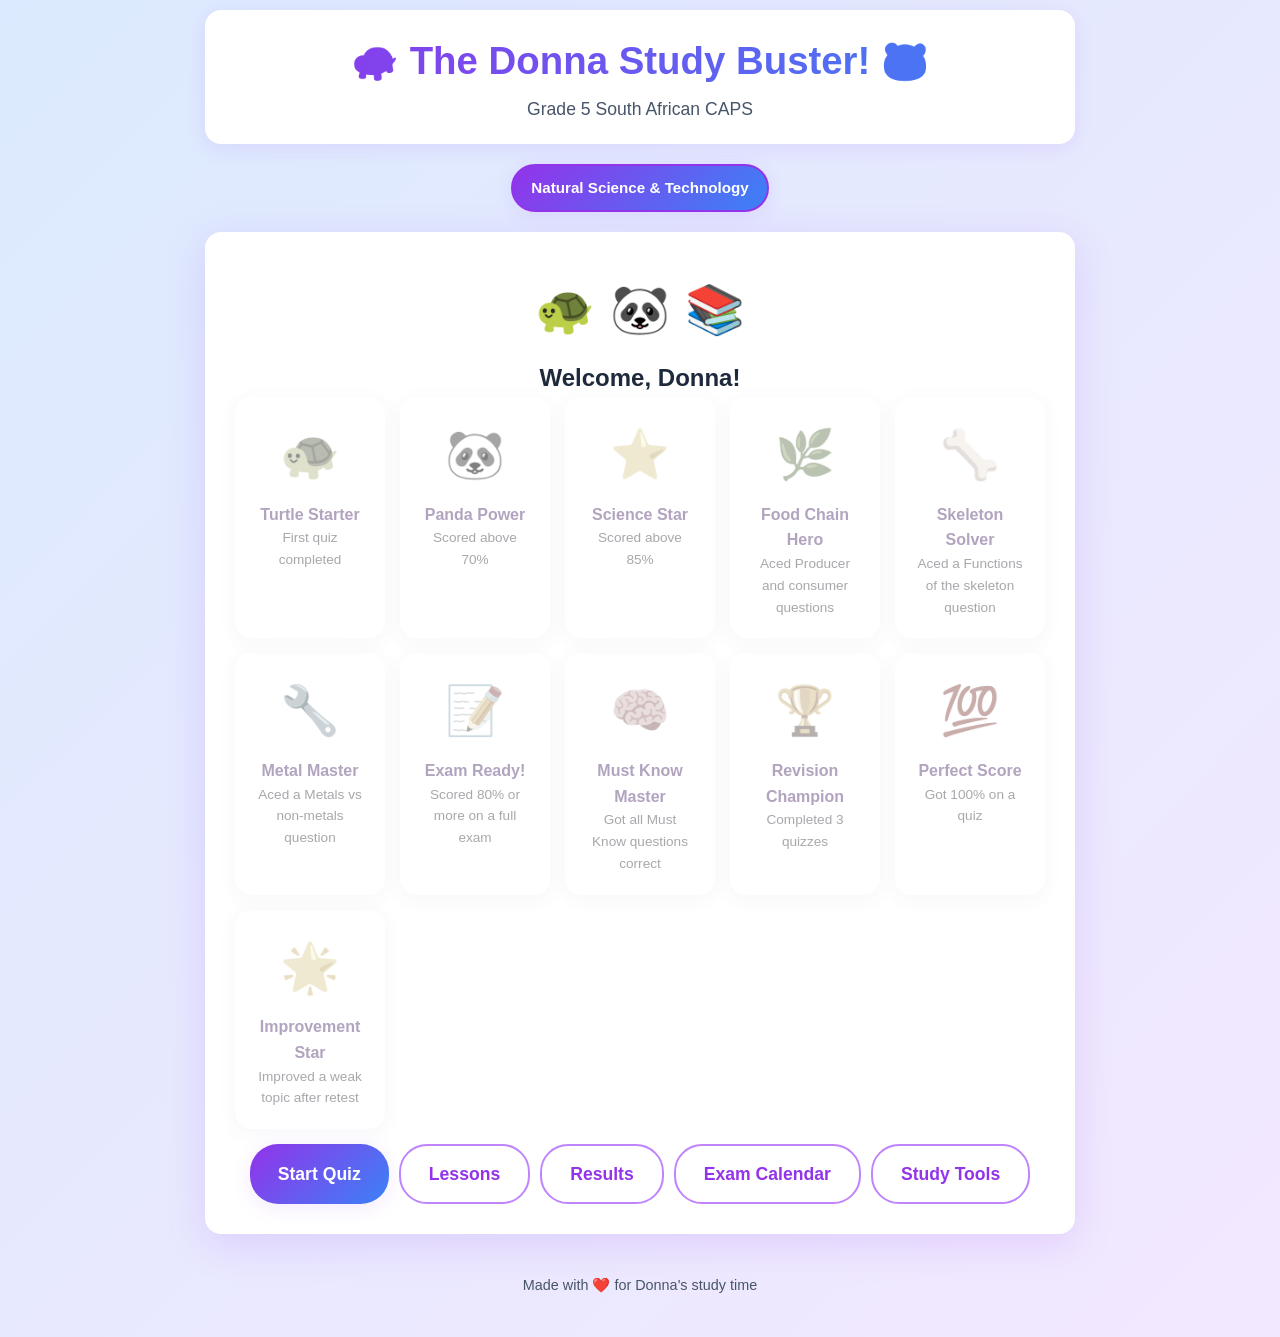
<file: index.html>
<!DOCTYPE html>
<html lang="en">
<head>
    <meta charset="UTF-8">
    <meta name="viewport" content="width=device-width, initial-scale=1.0">
    <title>The Donna Study Buster!</title>
    <link rel="stylesheet" href="css/style.css">
</head>
<body>
    <div class="container">
        <header>
            <h1 class="app-title">🐢 The Donna Study Buster! 🐼</h1>
            <p class="subtitle">Grade 5 South African CAPS</p>
        </header>

        <nav class="subject-tabs" id="subjectTabs"></nav>

        <main>
            <div class="welcome-card">
                <div class="mascot-row">
                    <span class="mascot">🐢</span>
                    <span class="mascot">🐼</span>
                    <span class="mascot">📚</span>
                </div>
                <h2>Welcome, Donna!</h2>
                <p class="badge-display" id="homeBadges"></p>
                <div class="btn-group">
                    <button onclick="startSubjectQuiz()" class="btn btn-primary">Start Quiz</button>
                    <a href="lessons.html" class="btn btn-secondary">Lessons</a>
                    <a href="results.html" class="btn btn-secondary">Results</a>
                    <a href="calendar.html" class="btn btn-secondary">Exam Calendar</a>
                    <a href="resources.html" class="btn btn-secondary">Study Tools</a>
                </div>
            </div>

            <div id="quizArea" class="hidden">
                <div class="quiz-header">
                    <div class="progress-bar">
                        <div id="progressFill" class="progress-fill"></div>
                    </div>
                    <span id="questionCounter" class="question-counter">1 of 10</span>
                    <select id="topicFilter" class="topic-select">
                        <option value="all">All Topics</option>
                    </select>
                </div>

                <div class="question-card">
                    <span id="topicBadge" class="topic-badge"></span>
                    <span id="subjectBadge" class="subject-badge"></span>
                    <p id="questionText" class="question-text"></p>

                    <div id="optionsContainer"></div>

                    <div id="typedAnswerContainer" class="typed-answer-container hidden">
                        <input type="text" id="typedAnswer" class="typed-input" placeholder="Type your answer..." autocomplete="off">
                    </div>

                    <button id="submitAnswer" class="btn btn-primary hidden">Submit Answer</button>

                    <div id="feedback" class="feedback hidden">
                        <p id="feedbackText"></p>
                        <p id="correctAnswer" class="correct-answer"></p>
                        <p id="explanationText" class="explanation"></p>
                    </div>
                </div>

                <button id="nextQuestion" class="btn btn-next hidden">Next Question →</button>
            </div>
        </main>

        <footer>
            <p>Made with ❤️ for Donna's study time</p>
        </footer>
    </div>

    <script src="js/storage.js"></script>
    <script src="js/questions.js"></script>
    <script src="js/badges.js"></script>
    <script src="js/quiz.js"></script>
</body>
</html>
</file>
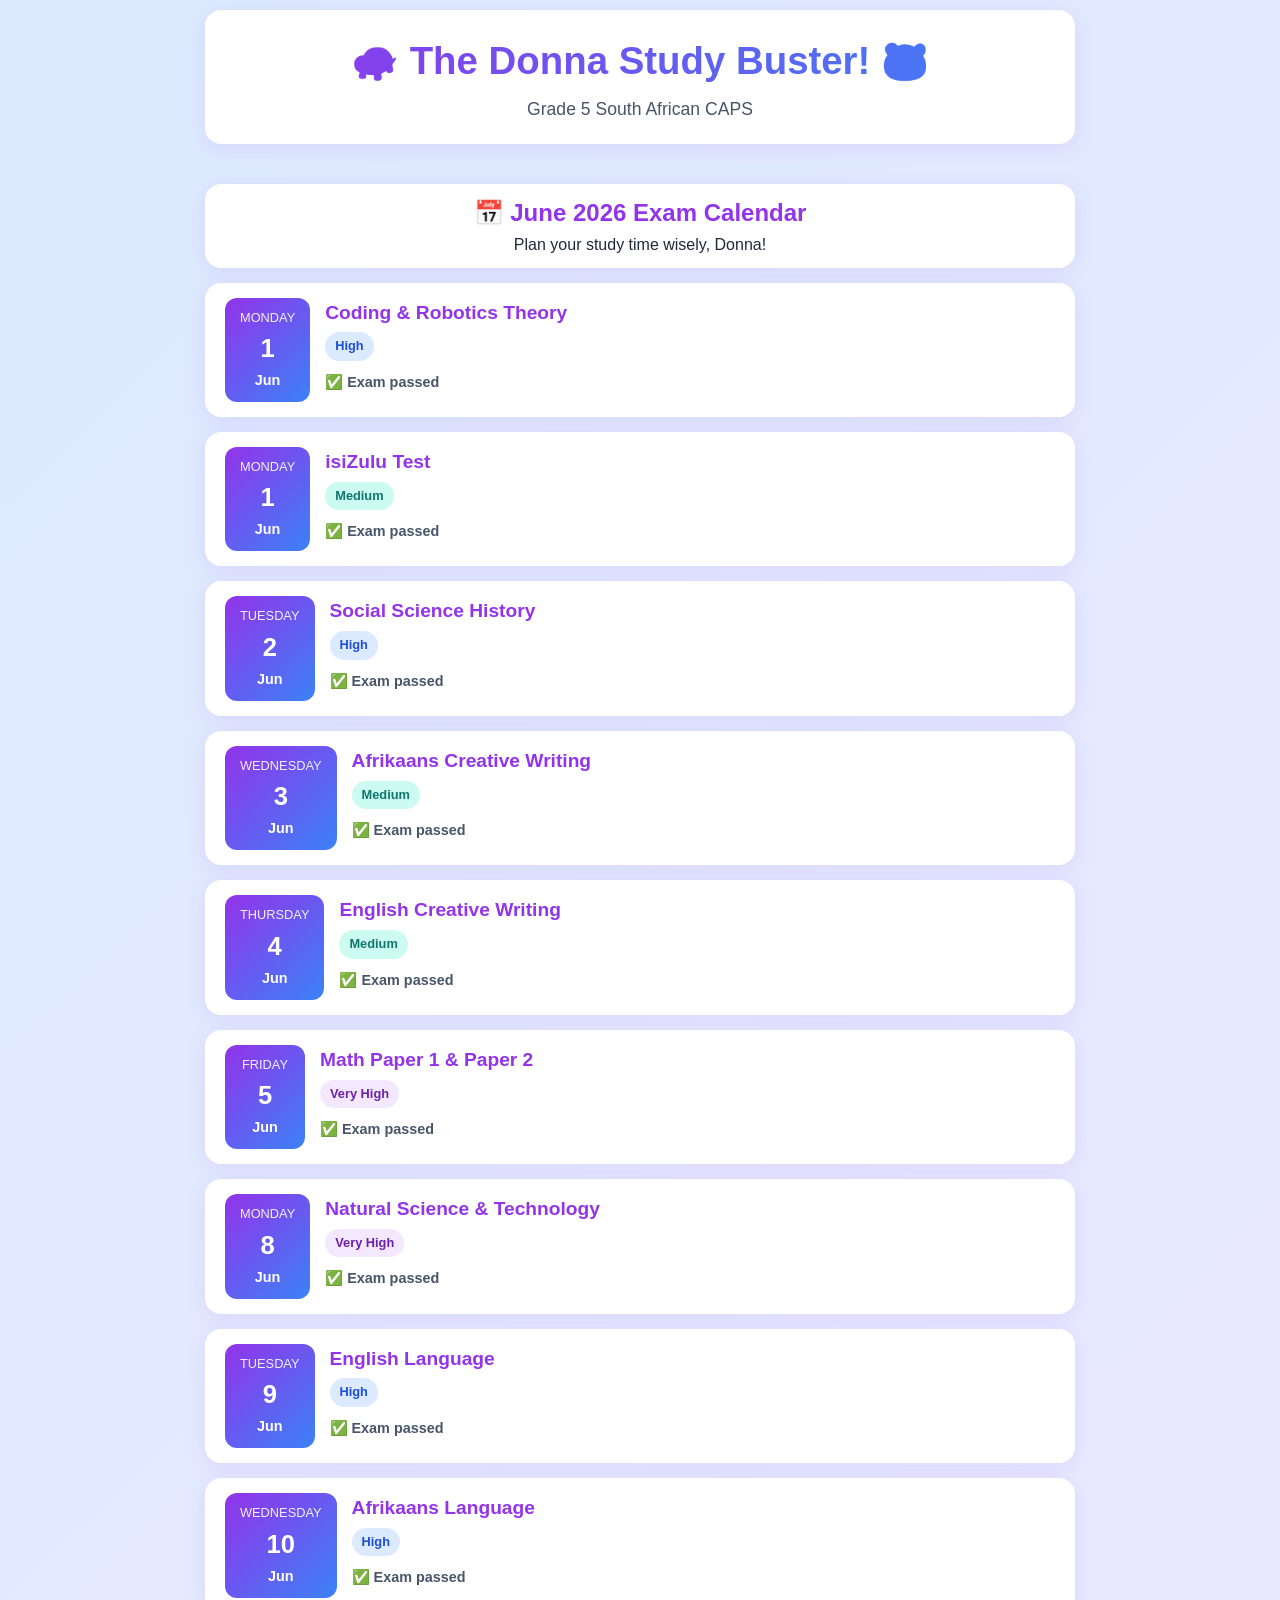
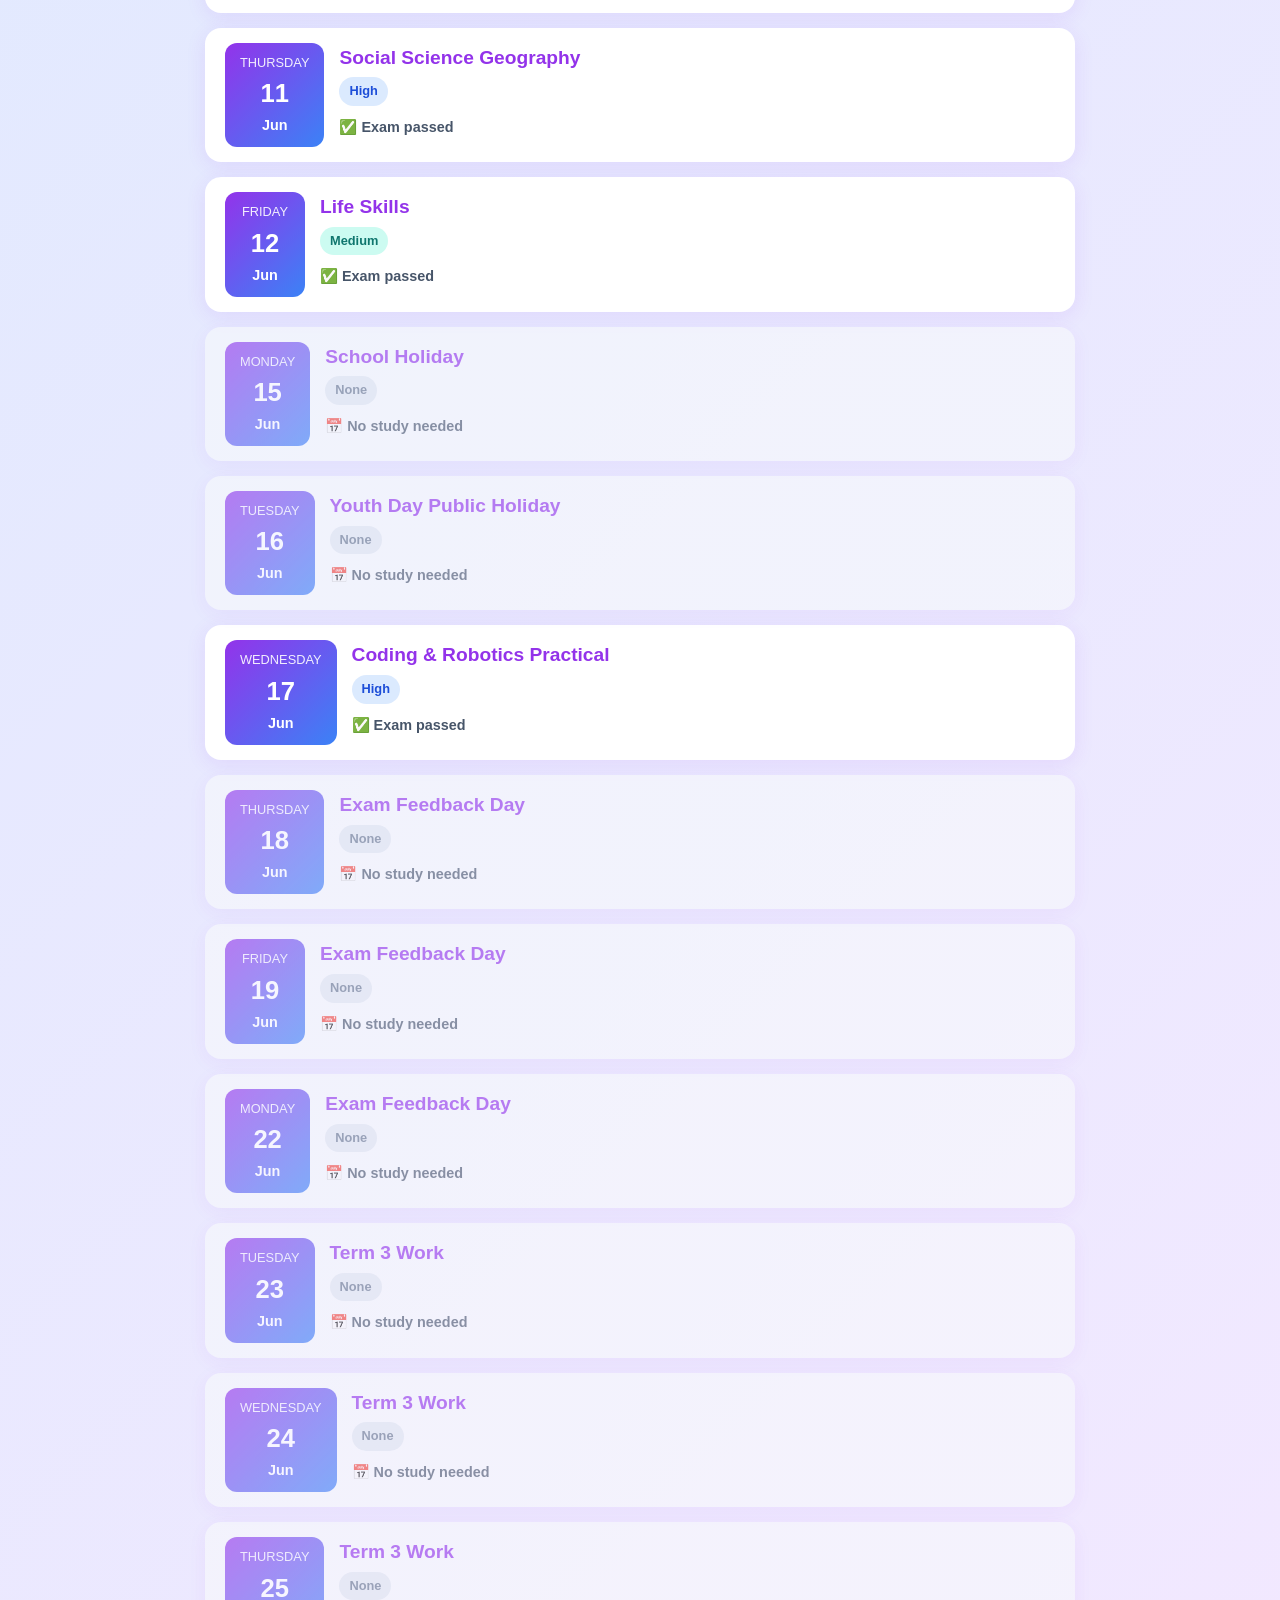
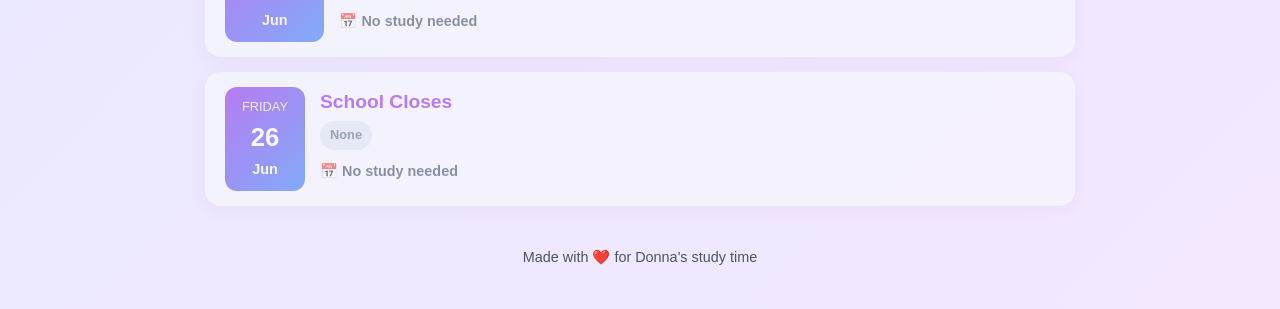
<file: calendar.html>
<!DOCTYPE html>
<html lang="en">
<head>
    <meta charset="UTF-8">
    <meta name="viewport" content="width=device-width, initial-scale=1.0">
    <title>Exam Calendar - The Donna Study Buster!</title>
    <link rel="stylesheet" href="css/style.css">
</head>
<body>
    <div class="container">
        <header>
            <h1 class="app-title">🐢 The Donna Study Buster! 🐼</h1>
            <p class="subtitle">Grade 5 South African CAPS</p>
        </header>

        <nav class="subject-tabs" id="subjectTabs"></nav>

        <main>
            <div class="calendar-header">
                <h2>📅 June 2026 Exam Calendar</h2>
                <p>Plan your study time wisely, Donna!</p>
            </div>

            <div id="countdownBanner" class="countdown-banner hidden">
                <span id="nextExamSubject"></span>
                <span id="countdownDays" class="countdown-number">0</span>
                <span id="countdownLabel">days until next exam</span>
            </div>

            <div id="calendarGrid" class="calendar-grid"></div>
        </main>

        <footer>
            <p>Made with ❤️ for Donna's study time</p>
        </footer>
    </div>

    <script src="js/storage.js"></script>
    <script src="js/calendar.js"></script>
</body>
</html>
</file>
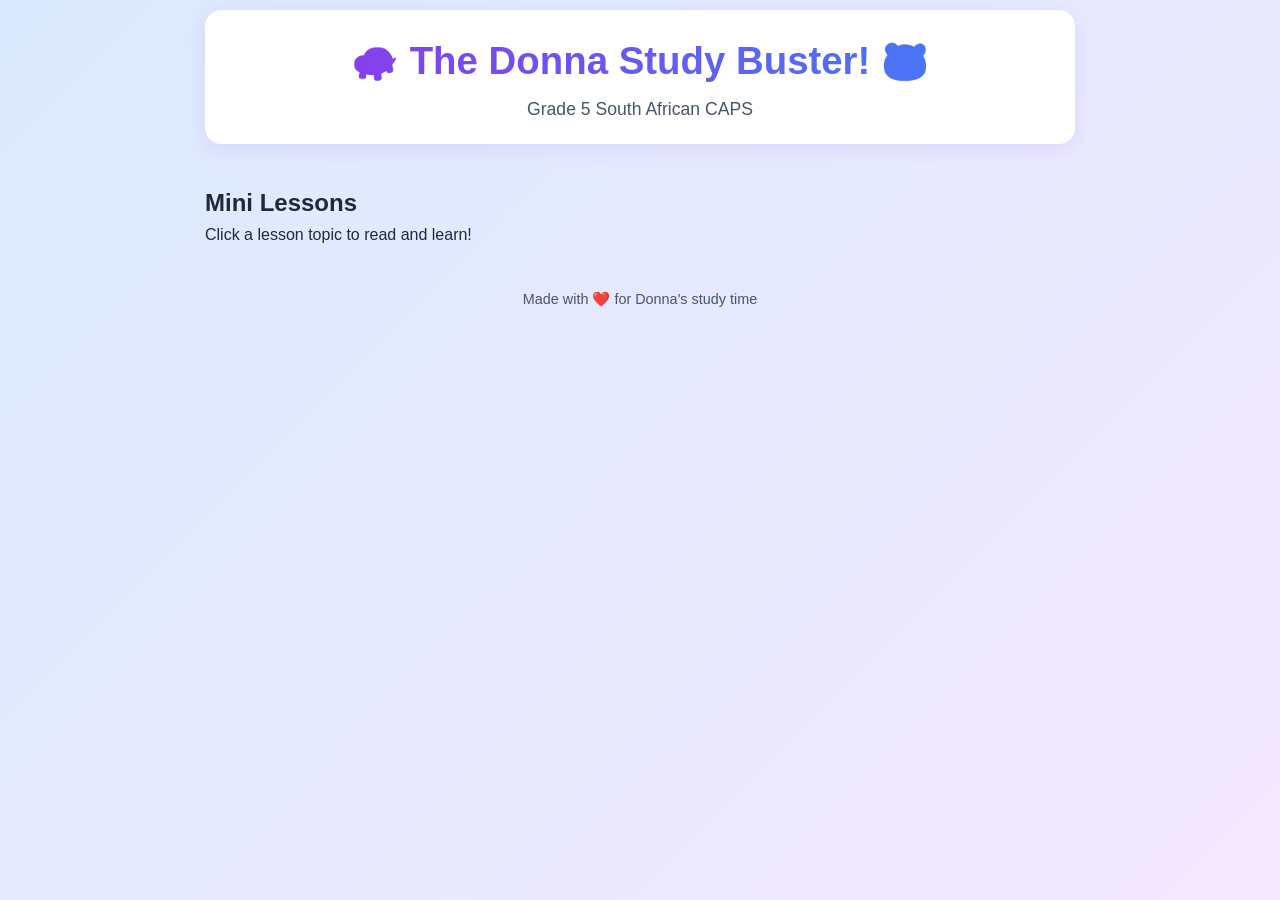
<file: lessons.html>
<!DOCTYPE html>
<html lang="en">
<head>
    <meta charset="UTF-8">
    <meta name="viewport" content="width=device-width, initial-scale=1.0">
    <title>Lessons - The Donna Study Buster!</title>
    <link rel="stylesheet" href="css/style.css">
</head>
<body>
    <div class="container">
        <header>
            <h1 class="app-title">🐢 The Donna Study Buster! 🐼</h1>
            <p class="subtitle">Grade 5 South African CAPS</p>
        </header>

        <nav class="subject-tabs" id="subjectTabs"></nav>

        <main>
            <h2>Mini Lessons</h2>
            <p class="intro">Click a lesson topic to read and learn!</p>

            <div id="lessonsContainer" class="lessons-grid"></div>
            <p id="noLessons" class="empty-state hidden">No lessons yet. Take a quiz first!</p>
        </main>

        <footer>
            <p>Made with ❤️ for Donna's study time</p>
        </footer>
    </div>

    <script src="js/storage.js"></script>
    <script src="js/questions.js"></script>
    <script src="js/lessons.js"></script>
</body>
</html>
</file>
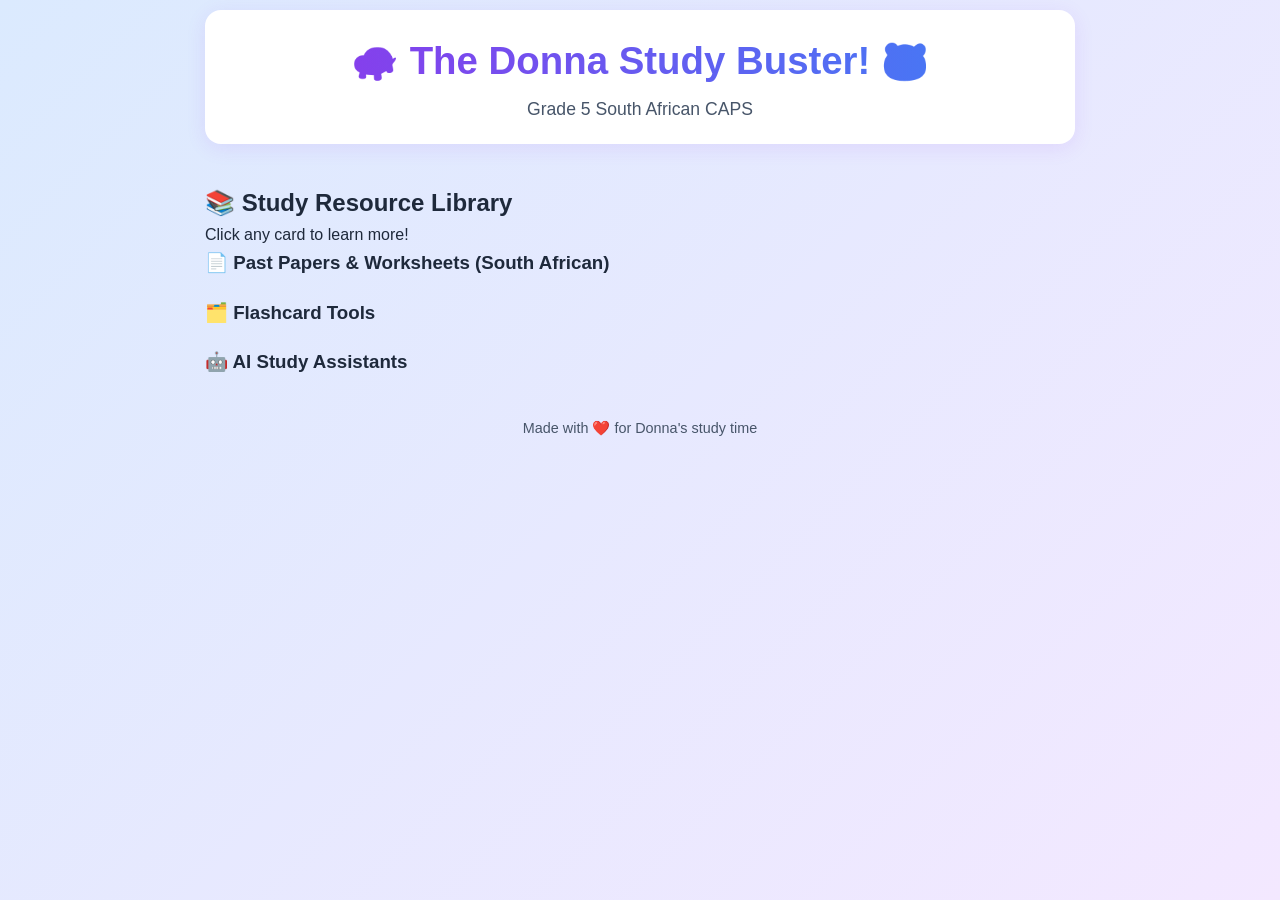
<file: resources.html>
<!DOCTYPE html>
<html lang="en">
<head>
    <meta charset="UTF-8">
    <meta name="viewport" content="width=device-width, initial-scale=1.0">
    <title>Study Tools - The Donna Study Buster!</title>
    <link rel="stylesheet" href="css/style.css">
</head>
<body>
    <div class="container">
        <header>
            <h1 class="app-title">🐢 The Donna Study Buster! 🐼</h1>
            <p class="subtitle">Grade 5 South African CAPS</p>
        </header>

        <nav class="subject-tabs" id="subjectTabs"></nav>

        <main>
            <h2>📚 Study Resource Library</h2>
            <p class="intro">Click any card to learn more!</p>

            <h3>📄 Past Papers & Worksheets (South African)</h3>
            <div id="papersGrid" class="resources-grid"></div>

            <h3>🗂️ Flashcard Tools</h3>
            <div id="flashcardsGrid" class="resources-grid"></div>

            <h3>🤖 AI Study Assistants</h3>
            <div id="aiGrid" class="resources-grid"></div>
        </main>

        <footer>
            <p>Made with ❤️ for Donna's study time</p>
        </footer>
    </div>

    <script src="js/storage.js"></script>
    <script src="js/resources.js"></script>
</body>
</html>
</file>
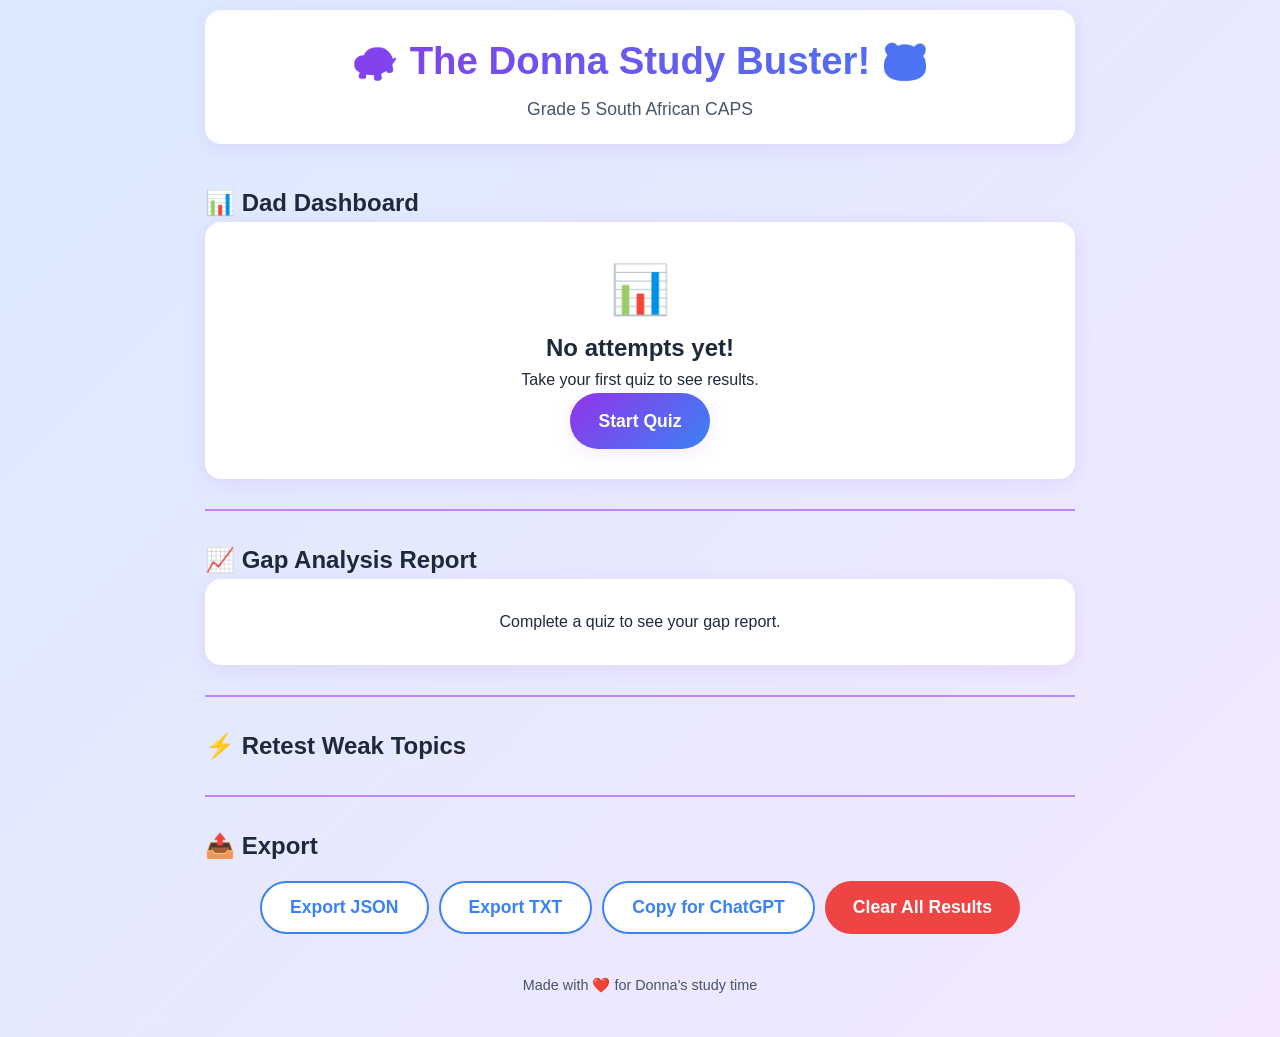
<file: results.html>
<!DOCTYPE html>
<html lang="en">
<head>
    <meta charset="UTF-8">
    <meta name="viewport" content="width=device-width, initial-scale=1.0">
    <title>Results - The Donna Study Buster!</title>
    <link rel="stylesheet" href="css/style.css">
</head>
<body>
    <div class="container">
        <header>
            <h1 class="app-title">🐢 The Donna Study Buster! 🐼</h1>
            <p class="subtitle">Grade 5 South African CAPS</p>
        </header>

        <nav class="subject-tabs" id="subjectTabs"></nav>

        <main>
            <section class="dashboard-section">
                <h2>📊 Dad Dashboard</h2>
                <div id="noResults" class="empty-state">
                    <div class="mascot">📊</div>
                    <h2>No attempts yet!</h2>
                    <p>Take your first quiz to see results.</p>
                    <a href="index.html" class="btn btn-primary">Start Quiz</a>
                </div>

                <div id="dashboard" class="dashboard hidden">
                    <div class="stats-grid">
                        <div class="stat-card">
                            <h3>Latest Score</h3>
                            <p id="latestScore" class="stat-value">-</p>
                        </div>
                        <div class="stat-card">
                            <h3>Average Score</h3>
                            <p id="avgScore" class="stat-value">-</p>
                        </div>
                        <div class="stat-card">
                            <h3>Best Score</h3>
                            <p id="bestScore" class="stat-value">-</p>
                        </div>
                    </div>

                    <div class="stats-grid">
                        <div class="stat-card">
                            <h3>Weakest Subject</h3>
                            <p id="weakestSubject" class="stat-value">-</p>
                        </div>
                        <div class="stat-card">
                            <h3>Weakest Topic</h3>
                            <p id="weakestTopic" class="stat-value">-</p>
                        </div>
                        <div class="stat-card">
                            <h3>Total Quizzes</h3>
                            <p id="totalQuizzes" class="stat-value">-</p>
                        </div>
                    </div>

                    <div class="stat-card full-width">
                        <h3>Recommended Next Steps</h3>
                        <p id="recommendedLesson" class="recommendation"></p>
                        <button onclick="copyVideoPrompt()" class="btn btn-outline btn-sm">Copy Video Prompt</button>
                    </div>
                </div>
            </section>

            <hr class="section-divider">

            <section>
                <h2>📈 Gap Analysis Report</h2>
                <div id="gapAnalysis" class="gap-report hidden"></div>
                <p id="noAttemptsMsg" class="empty-state">Complete a quiz to see your gap report.</p>
            </section>

            <hr class="section-divider">

            <section>
                <h2>⚡ Retest Weak Topics</h2>
                <button id="retestWeak" class="btn btn-primary hidden">Retest My Weak Topics</button>
                <p id="retestMsg" class="empty-state hidden">Great job! No weak topics to retest.</p>
            </section>

            <hr class="section-divider">

            <section>
                <h2>📤 Export</h2>
                <div class="btn-group">
                    <button onclick="exportJSON()" class="btn btn-outline">Export JSON</button>
                    <button onclick="exportTXT()" class="btn btn-outline">Export TXT</button>
                    <button onclick="copyReportChatGPT()" class="btn btn-outline">Copy for ChatGPT</button>
                    <button onclick="clearAllData()" class="btn btn-danger">Clear All Results</button>
                </div>
            </section>
        </main>

        <footer>
            <p>Made with ❤️ for Donna's study time</p>
        </footer>
    </div>

    <script src="js/storage.js"></script>
    <script src="js/questions.js"></script>
    <script src="js/badges.js"></script>
    <script src="js/results.js"></script>
</body>
</html>
</file>
<file: css/style.css>
/* THE DONNA STUDY BUSTER - STYLES */
/* Grade 5 Friendly Theme: Purple, Blue, White */
/* Cute Turtles, Pandas,Soft Cards, iPad Friendly */

/* ---- RESET & BASE ---- */
* {
    margin: 0;
    padding: 0;
    box-sizing: border-box;
}

:root {
    --purple-100: #f3e8ff;
    --purple-300: #c084fc;
    --purple-500: #9333ea;
    --purple-700: #6b21a8;
    --blue-100: #dbeafe;
    --blue-300: #93c5fd;
    --blue-500: #3b82f6;
    --blue-700: #1d4ed8;
    --white: #ffffff;
    --light-bg: #eef2ff;
    --text-dark: #1e293b;
    --text-mid: #475569;
    --success: #22c55e;
    --danger: #ef4444;
    --warning: #f59e0b;
    --shadow: 0 4px 20px rgba(147, 51, 234, 0.1);
    --shadow-lg: 0 10px 40px rgba(147, 51, 234, 0.15);
    --radius: 16px;
}

body {
    font-family: 'Segoe UI', Tahoma, Geneva, Verdana, sans-serif;
    background: linear-gradient(135deg, var(--blue-100), var(--purple-100));
    color: var(--text-dark);
    line-height: 1.6;
    min-height: 100vh;
}

.container {
    max-width: 900px;
    margin: 0 auto;
    padding: 10px 15px 20px;
}

/* ---- HEADER ---- */
header {
    text-align: center;
    padding: 20px 10px;
    background: white;
    border-radius: var(--radius);
    box-shadow: var(--shadow);
    margin-bottom: 20px;
}

.app-title {
    font-size: clamp(1.6rem, 5vw, 2.4rem);
    background: linear-gradient(90deg, var(--purple-500), var(--blue-500));
    -webkit-background-clip: text;
    -webkit-text-fill-color: transparent;
    background-clip: text;
    font-weight: 800;
}

.subtitle {
    color: var(--text-mid);
    font-size: 1.1rem;
    margin-top: 4px;
}

/* ---- SUBJECT TABS ---- */
.subject-tabs {
    display: flex;
    flex-wrap: wrap;
    gap: 8px;
    justify-content: center;
    margin-bottom: 20px;
}

.subject-tab {
    padding: 10px 18px;
    border-radius: 25px;
    font-size: 0.95rem;
    font-weight: 600;
    cursor: pointer;
    border: 2px solid var(--purple-300);
    background: white;
    color: var(--purple-500);
    transition: all 0.2s;
}

.subject-tab:hover {
    background: var(--purple-300);
    color: white;
}

.subject-tab.active {
    background: linear-gradient(135deg, var(--purple-500), var(--blue-500));
    color: white;
    border-color: var(--purple-500);
    box-shadow: var(--shadow);
}

/* ---- WELCOME CARD ---- */
.welcome-card {
    background: white;
    border-radius: var(--radius);
    padding: 30px;
    text-align: center;
    box-shadow: var(--shadow-lg);
}

.mascot-row {
    font-size: 3rem;
    margin: 10px 0;
    display: flex;
    justify-content: center;
    gap: 15px;
}

.mascot {
    font-size: 3rem;
}

/* ---- BUTTONS ---- */
.btn {
    display: inline-flex;
    align-items: center;
    justify-content: center;
    padding: 14px 28px;
    border-radius: 28px;
    font-size: 1.1rem;
    font-weight: 700;
    cursor: pointer;
    border: none;
    transition: all 0.2s;
    text-decoration: none;
    color: white;
    min-height: 50px;
}

.btn-primary {
    background: linear-gradient(135deg, var(--purple-500), var(--blue-500));
    color: white;
    box-shadow: var(--shadow);
}

.btn-primary:hover {
    transform: translateY(-2px);
    box-shadow: var(--shadow-lg);
}

.btn-secondary {
    background: white;
    color: var(--purple-500);
    border: 2px solid var(--purple-300);
}

.btn-secondary:hover {
    background: var(--purple-100);
}

.btn-outline {
    background: white;
    color: var(--blue-500);
    border: 2px solid var(--blue-500);
}

.btn-danger {
    background: var(--danger);
    color: white;
}

.btn-danger:hover {
    background: #dc2626;
}

.btn-sm {
    padding: 8px 16px;
    font-size: 0.9rem;
    min-height: 36px;
}

.btn-next {
    background: var(--blue-500);
    color: white;
    width: 100%;
}

.btn-group {
    display: flex;
    flex-wrap: wrap;
    gap: 10px;
    justify-content: center;
    margin-top: 15px;
}

/* ---- QUIZ AREA ---- */
#quizArea {
    background: white;
    border-radius: var(--radius);
    padding: 20px;
    box-shadow: var(--shadow-lg);
    margin-top: 20px;
}

.quiz-header {
    display: flex;
    align-items: center;
    gap: 15px;
    margin-bottom: 15px;
    flex-wrap: wrap;
}

.progress-bar {
    flex: 1;
    min-width: 100px;
    height: 12px;
    background: var(--light-bg);
    border-radius: 10px;
    overflow: hidden;
}

.progress-fill {
    height: 100%;
    background: linear-gradient(90deg, var(--purple-500), var(--blue-500));
    width: 0%;
    transition: width 0.4s;
    border-radius: 10px;
}

.question-counter {
    font-weight: 700;
    color: var(--purple-500);
    white-space: nowrap;
}

.topic-select {
    padding: 8px 14px;
    border-radius: 20px;
    border: 2px solid var(--purple-300);
    background: white;
    font-weight: 600;
    color: var(--purple-500);
}

/* ---- QUESTION CARD ---- */
.question-card {
    background: var(--light-bg);
    border-radius: var(--radius);
    padding: 20px;
    margin-bottom: 15px;
}

.topic-badge {
    display: inline-block;
    background: var(--purple-300);
    color: white;
    padding: 4px 12px;
    border-radius: 20px;
    font-size: 0.85rem;
    font-weight: 600;
    margin-bottom: 10px;
}

.subject-badge {
    display: inline-block;
    background: var(--blue-300);
    color: white;
    padding: 4px 12px;
    border-radius: 20px;
    font-size: 0.85rem;
    font-weight: 600;
    margin-left: 8px;
    margin-bottom: 10px;
}

.question-text {
    font-size: 1.3rem;
    font-weight: 600;
    margin-bottom: 15px;
}

/* ---- OPTIONS ---- */
.options-container {
    display: flex;
    flex-direction: column;
    gap: 10px;
}

.option-btn {
    padding: 14px 18px;
    border-radius: 12px;
    border: 2px solid var(--purple-300);
    background: white;
    color: var(--text-dark);
    font-size: 1.05rem;
    cursor: pointer;
    text-align: left;
    transition: all 0.2s;
    font-weight: 500;
}

.option-btn:hover {
    background: var(--purple-100);
    border-color: var(--purple-500);
}

.option-btn.selected {
    background: var(--purple-300);
    color: white;
    border-color: var(--purple-500);
}

.option-btn.correct {
    background: var(--success);
    color: white;
    border-color: #16a34a;
}

.option-btn.wrong {
    background: var(--danger);
    color: white;
    border-color: #dc2626;
}

/* ---- TYPED ANSWER ---- */
.typed-answer-container {
    margin-bottom: 15px;
}

.typed-input {
    width: 100%;
    padding: 14px;
    font-size: 1.1rem;
    border: 2px solid var(--purple-300);
    border-radius: 12px;
    background: white;
}

.typed-input:focus {
    outline: none;
    border-color: var(--purple-500);
    box-shadow: 0 0 0 3px var(--purple-100);
}

/* ---- FEEDBACK ---- */
.feedback {
    margin-top: 10px;
    padding: 15px;
    border-radius: 12px;
    background: white;
    box-shadow: var(--shadow);
}

.feedback-correct {
    border-left: 5px solid var(--success);
}

.feedback-wrong {
    border-left: 5px solid var(--danger);
}

.correct-answer {
    font-weight: 700;
    color: var(--success);
}

.explanation {
    font-size: 0.95rem;
    color: var(--text-mid);
    margin-top: 5px;
    font-style: italic;
}

/* ---- LESSONS ---- */
.lessons-grid {
    display: grid;
    grid-template-columns: 1fr;
    gap: 15px;
}

.lesson-card {
    background: white;
    border-radius: var(--radius);
    padding: 20px;
    box-shadow: var(--shadow);
    cursor: pointer;
    transition: all 0.2s;
}

.lesson-card:hover {
    transform: translateY(-2px);
    box-shadow: var(--shadow-lg);
}

.lesson-card h3 {
    color: var(--purple-500);
    margin-bottom: 5px;
}

.lesson-card .topic-label {
    font-size: 0.85rem;
    color: var(--text-mid);
    margin-bottom: 5px;
}

.lesson-card .page-ref {
    font-size: 0.8rem;
    color: var(--blue-500);
    font-weight: 600;
}

.lesson-detail {
    background: white;
    border-radius: var(--radius);
    padding: 20px;
    box-shadow: var(--shadow);
}

/* ---- RESULTS / DASHBOARD ---- */
.dashboard {
    background: white;
    border-radius: var(--radius);
    padding: 20px;
    box-shadow: var(--shadow);
}

.stats-grid {
    display: grid;
    grid-template-columns: repeat(auto-fit, minmax(180px, 1fr));
    gap: 15px;
    margin-bottom: 15px;
}

.stat-card {
    background: var(--light-bg);
    border-radius: 12px;
    padding: 15px;
    text-align: center;
}

.stat-card.full-width {
    grid-column: 1 / -1;
}

.stat-value {
    font-size: 1.4rem;
    font-weight: 800;
    color: var(--purple-500);
}

.recommendation {
    color: var(--text-dark);
    font-weight: 500;
}

.gap-report {
    background: white;
    border-radius: var(--radius);
    padding: 20px;
    box-shadow: var(--shadow);
}

.gap-item {
    border-left: 4px solid var(--warning);
    padding: 12px 16px;
    margin-bottom: 10px;
    background: #fffbeb;
    border-radius: 0 12px 12px 0;
}

.gap-item {
    border-left-color: var(--danger);
}

/* ---- CALENDAR ---- */
.calendar-header {
    text-align: center;
    padding: 10px;
    background: white;
    border-radius: var(--radius);
    box-shadow: var(--shadow);
    margin-bottom: 15px;
}

.calendar-header h2 {
    color: var(--purple-500);
}

.calendar-grid {
    display: grid;
    grid-template-columns: 1fr;
    gap: 15px;
}

.calendar-card {
    background: white;
    border-radius: var(--radius);
    padding: 15px 20px;
    box-shadow: var(--shadow);
    display: grid;
    grid-template-columns: auto 1fr;
    gap: 15px;
    align-items: start;
}

.calendar-card.non-study {
    opacity: 0.6;
    background: #f8fafc;
}

.calendar-date {
    background: linear-gradient(135deg, var(--purple-500), var(--blue-500));
    color: white;
    border-radius: 12px;
    padding: 10px 15px;
    text-align: center;
    min-width: 80px;
}

.calendar-date .day {
    font-size: 0.8rem;
    text-transform: uppercase;
    opacity: 0.9;
}

.calendar-date .date {
    font-size: 1.6rem;
    font-weight: 800;
}

.calendar-date .month {
    font-size: 0.9rem;
    font-weight: 600;
}

.calendar-details h3 {
    color: var(--purple-500);
    font-size: 1.2rem;
    margin-bottom: 4px;
}

.priority-badge {
    display: inline-block;
    padding: 4px 10px;
    border-radius: 20px;
    font-size: 0.8rem;
    font-weight: 700;
    margin-bottom: 6px;
}

.priority-very-high {
    background: var(--purple-100);
    color: var(--purple-700);
}

.priority-high {
    background: var(--blue-100);
    color: var(--blue-700);
}

.priority-medium {
    background: #ccfbf1;
    color: #0f766e;
}

.priority-none {
    background: #e2e8f0;
    color: #64748b;
}

.study-status {
    font-size: 0.9rem;
    font-weight: 600;
    color: var(--text-mid);
    margin-top: 4px;
}

/* ---- RESOURCES ---- */
.resources-grid {
    display: grid;
    grid-template-columns: 1fr;
    gap: 15px;
    margin-bottom: 20px;
}

.resource-card {
    background: white;
    border-radius: var(--radius);
    padding: 20px;
    box-shadow: var(--shadow);
    transition: transform 0.2s;
}

.resource-card:hover {
    transform: translateY(-3px);
    box-shadow: var(--shadow-lg);
}

.resource-name {
    font-size: 1.2rem;
    font-weight: 700;
    color: var(--purple-500);
    margin-bottom: 5px;
}

.resource-desc {
    font-size: 0.95rem;
    color: var(--text-mid);
    margin-bottom: 8px;
}

.resource-tags {
    display: flex;
    flex-wrap: wrap;
    gap: 5px;
    margin-bottom: 10px;
}

.subject-tag {
    background: var(--blue-100);
    color: var(--blue-700);
    padding: 3px 10px;
    border-radius: 15px;
    font-size: 0.75rem;
    font-weight: 600;
}

.resource-link {
    color: var(--blue-500);
    text-decoration: none;
    font-weight: 600;
    font-size: 0.9rem;
}

/* ---- BADGES ---- */
.badge-grid {
    display: grid;
    grid-template-columns: repeat(auto-fit, minmax(140px, 1fr));
    gap: 15px;
}

.badge-card {
    background: white;
    border-radius: var(--radius);
    padding: 20px;
    text-align: center;
    box-shadow: var(--shadow);
}

.badge-card.locked {
    opacity: 0.5;
    filter: grayscale(0.7);
}

.badge-emoji {
    font-size: 3rem;
    margin-bottom: 8px;
}

.badge-name {
    font-weight: 700;
    color: var(--purple-500);
    font-size: 1rem;
}

.badge-status {
    font-size: 0.85rem;
    color: var(--text-mid);
}

.badge-unlocked .badge-emoji {
    animation: bounce 0.6s ease;
}

/* ---- GAP ANALYSIS ---- */
.gap-summary {
    background: var(--light-bg);
    border-radius: 12px;
    padding: 15px;
    margin-bottom: 15px;
}

.gap-summary p {
    margin: 4px 0;
}

.gap-list {
    list-style: none;
    padding: 0;
    margin: 10px 0;
}

.gap-list li {
    padding: 8px 12px;
    margin-bottom: 6px;
    border-radius: 8px;
    background: #f8fafc;
}

.gap-list.correct-list li {
    border-left: 4px solid var(--success);
}

.gap-list.wrong-list li {
    border-left: 4px solid var(--danger);
}

/* ---- NAVIGATION ---- */
.nav-bar {
    display: flex;
    flex-wrap: wrap;
    gap: 8px;
    justify-content: center;
    margin-bottom: 20px;
}

.btn-nav {
    padding: 8px 16px;
    border-radius: 20px;
    font-size: 0.9rem;
    font-weight: 600;
    background: white;
    color: var(--purple-500);
    border: 2px solid var(--purple-300);
    text-decoration: none;
}

.btn-nav.btn-active {
    background: linear-gradient(135deg, var(--purple-500), var(--blue-500));
    color: white;
    border-color: var(--purple-500);
}

/* ---- EMPTY STATE ---- */
.empty-state {
    background: white;
    border-radius: var(--radius);
    padding: 30px;
    text-align: center;
    box-shadow: var(--shadow);
}

.empty-state.hidden,
.hidden {
    display: none !important;
}

/* ---- EXPORT SECTION ---- */
.export-section {
    background: white;
    border-radius: var(--radius);
    padding: 20px;
    box-shadow: var(--shadow);
    text-align: center;
}

.section-divider {
    border: none;
    border-top: 2px solid var(--purple-300);
    margin: 30px 0;
}

/* ---- HISTORY LIST ---- */
.history-list {
    display: flex;
    flex-direction: column;
    gap: 10px;
}

.history-item {
    background: var(--light-bg);
    border-radius: 12px;
    padding: 15px;
    display: flex;
    justify-content: space-between;
    align-items: center;
    flex-wrap: wrap;
    gap: 10px;
}

.history-score {
    font-size: 1.4rem;
    font-weight: 800;
    color: var(--purple-500);
}

/* ---- ANIMATIONS ---- */
@keyframes bounce {
    0%, 100% { transform: translateY(0); }
    50% { transform: translateY(-15px); }
}

@keyframes fadein {
    from { opacity: 0; transform: translateY(10px); }
    to { opacity: 1; transform: translateY(0); }
}

.fade-in {
    animation: fadein 0.4s ease;
}

/* ---- FOOTER ---- */
footer {
    text-align: center;
    padding: 20px;
    color: var(--text-mid);
    font-size: 0.9rem;
    margin-top: 20px;
}

/* ---- MOBILE / IPAD ---- */
@media (min-width: 600px) {
    .lessons-grid {
        grid-template-columns: repeat(2, 1fr);
    }

    .resources-grid {
        grid-template-columns: repeat(2, 1fr);
    }

    .calendar-card {
        grid-template-columns: auto 1fr;
    }
}

@media (min-width: 900px) {
    .resources-grid {
        grid-template-columns: repeat(3, 1fr);
    }

    .lessons-grid {
        grid-template-columns: repeat(3, 1fr);
    }
}
</file>
